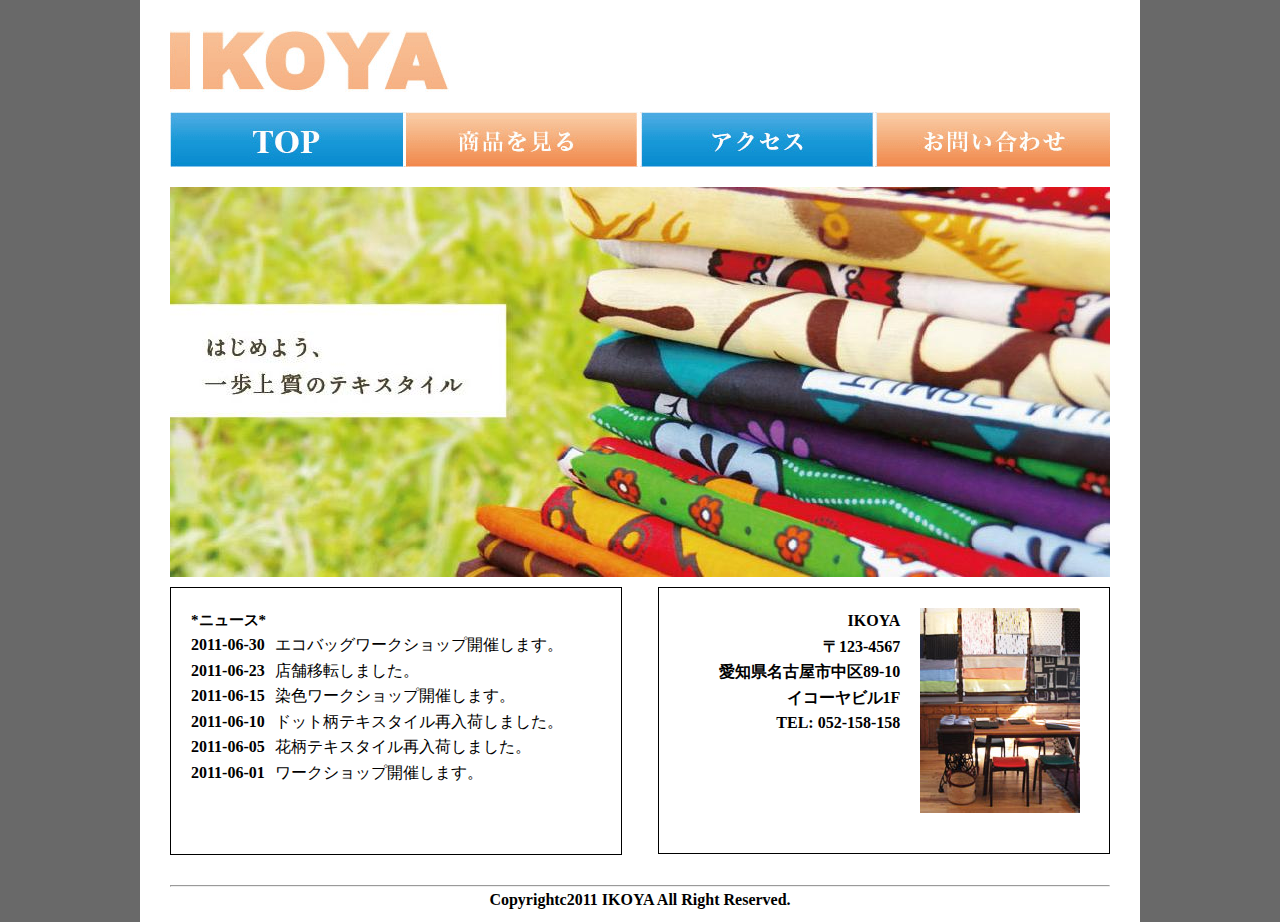
<file: ikoya/index.html>
﻿<!DOCTYPE html>
<html lang="ja">
  <head>
    <meta charset="utf-8" />
    <title>テキスタイルショップ　IKOYA</title>
    <link href="css/common.css" rel="stylesheet" type="text/css" />
  </head>
  <body>
    <div class="wrap">
      <h1><img src="img/logo.gif" alt="IKOA" /></h1>
      <ul class="clearfix">
        <li>
          <a href="index.html"><img src="img/menu_01.gif" alt="トップ" /></a>
        </li>
        <li>
          <a href="goods.html"><img src="img/menu_02.gif" alt="商品" /></a>
        </li>
        <li>
          <a href="map.html"><img src="img/menu_03.gif" alt="アクセス" /></a>
        </li>
        <li>
          <a href="#"><img src="img/menu_04.gif" alt="問い合わせ" /></a>
        </li>
      </ul>
      <h2><img src="img/top.jpg" alt="トップ" /></h2>
      <div class="content clearfix">
        <div class="con">
          <h3>*ニュース*</h3>
          <div class="con1 clearfix">
            <p class="hizuke">2011-06-30</p>
            <p class="nyus">エコバッグワークショップ開催します。</p>
          </div>
          <div class="con1 clearfix">
            <p class="hizuke">2011-06-23</p>
            <p class="nyus">店舗移転しました。</p>
          </div>
          <div class="con1 clearfix">
            <p class="hizuke">2011-06-15</p>
            <p class="nyus">染色ワークショップ開催します。</p>
          </div>
          <div class="con1 clearfix">
            <p class="hizuke">2011-06-10</p>
            <p class="nyus">ドット柄テキスタイル再入荷しました。</p>
          </div>
          <div class="con1 clearfix">
            <p class="hizuke">2011-06-05</p>
            <p class="nyus">花柄テキスタイル再入荷しました。</p>
          </div>
          <div class="con1 clearfix">
            <p class="hizuke">2011-06-01</p>
            <p class="nyus">ワークショップ開催します。</p>
          </div>
        </div>
        <div class="con2 clearfix">
          <p>
            IKOYA<br />
            〒123-4567<br />
            愛知県名古屋市中区89-10<br />
            イコーヤビル1F<br />
            TEL: 052-158-158<br />
          </p>
          <h3><img src="img/shop.jpg" alt="店内" /></h3>
        </div>
      </div>
      <footer>
        <hr />
        <p>Copyrightc2011 IKOYA All Right Reserved.</p>
      </footer>
    </div>
  </body>
</html>
</file>
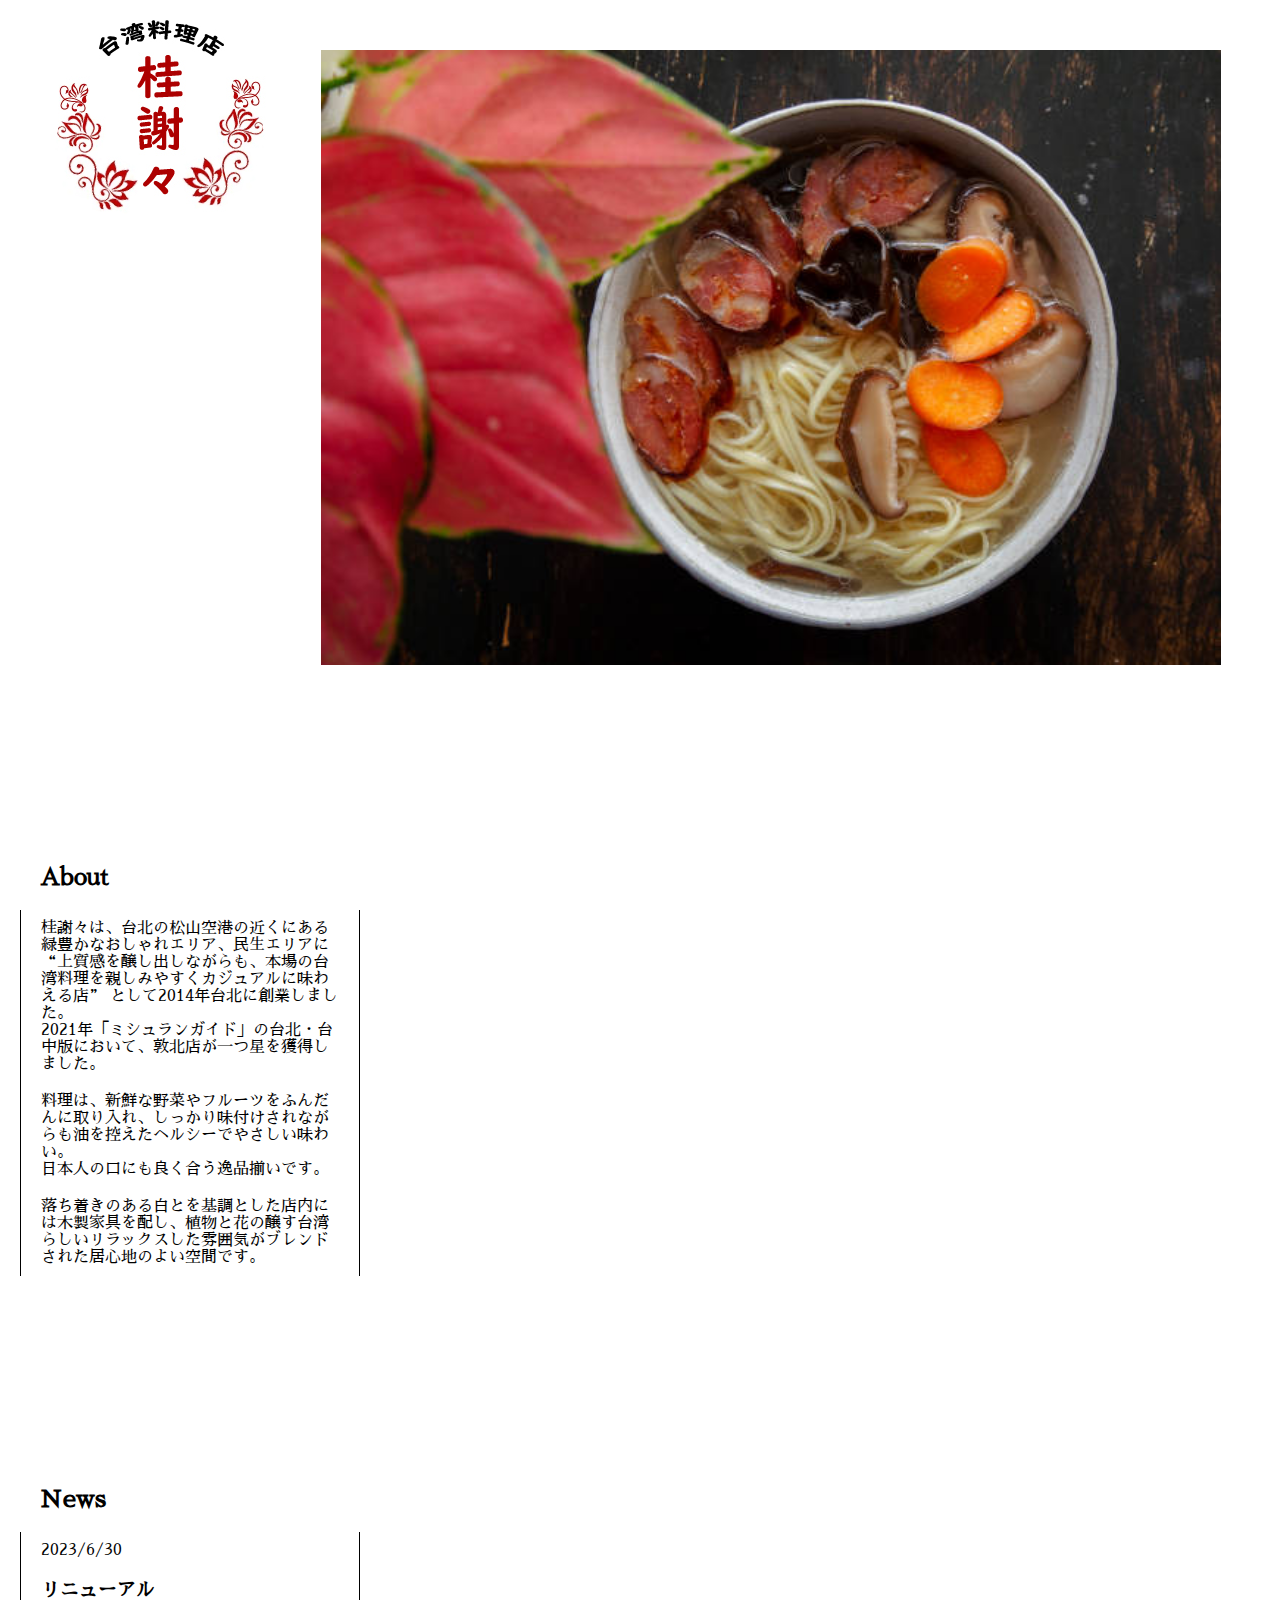
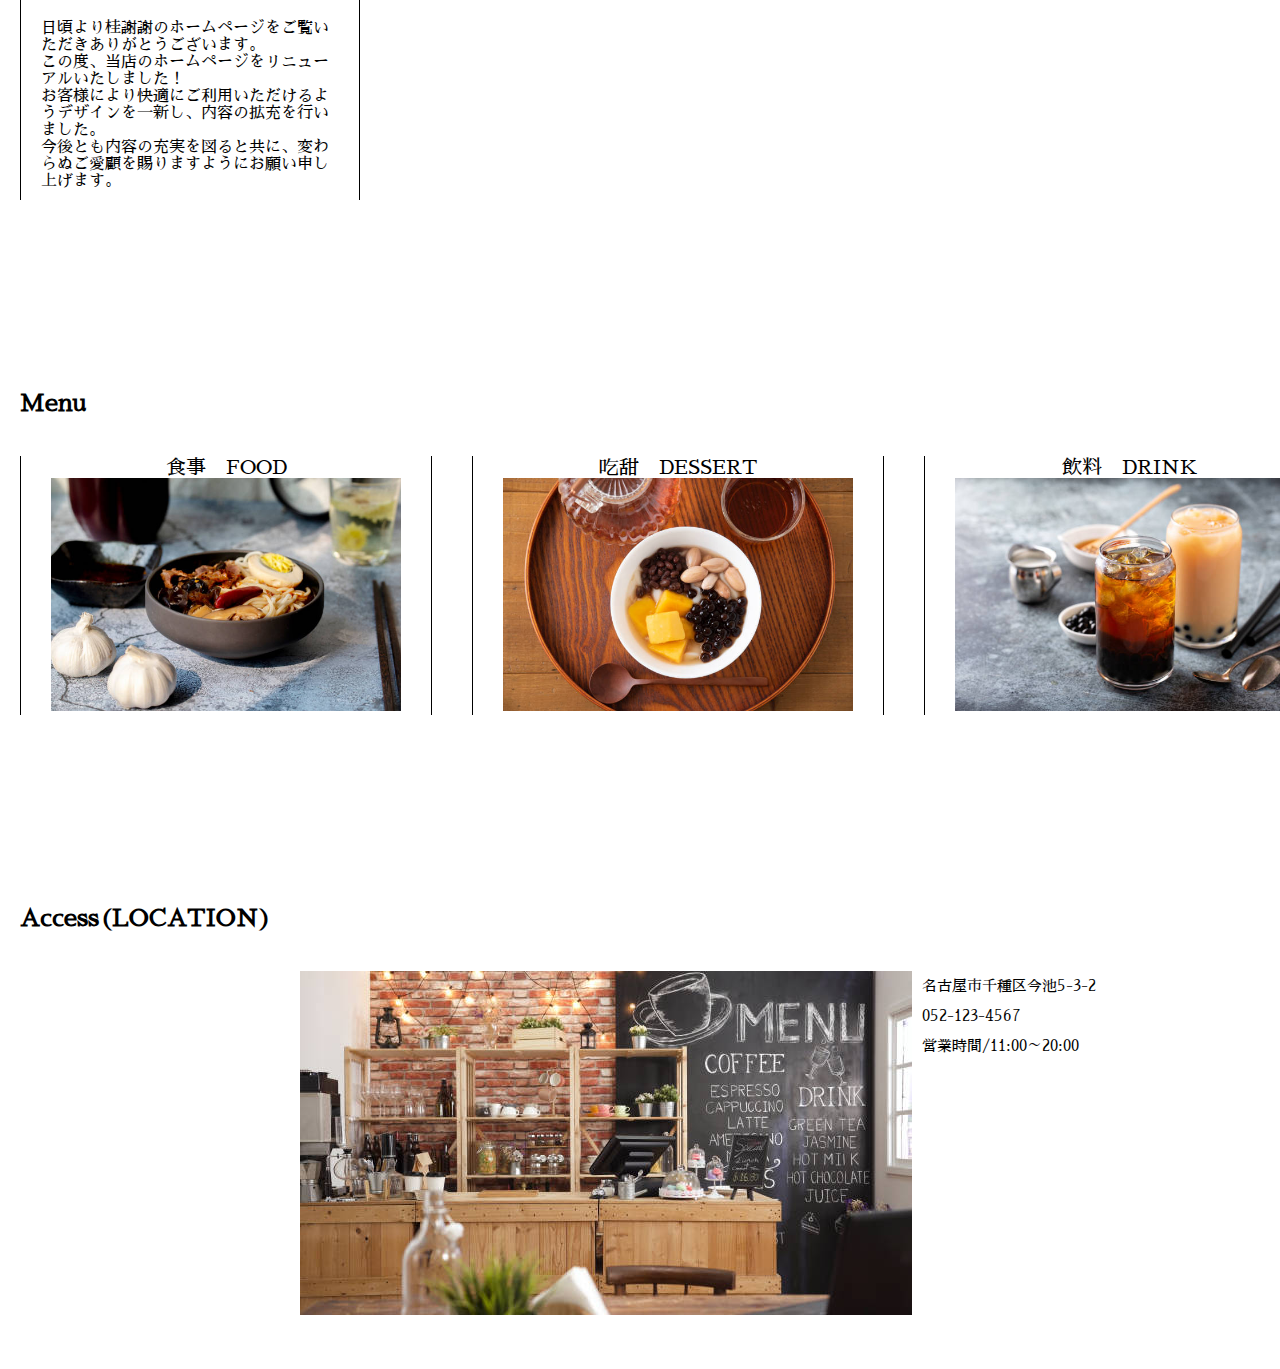
<file: taiwan_food/index.html>
﻿<!DOCTYPE html>
<html lang="ja">
  <head>
    <meta charset="utf-8" />
    <title>台湾料理&emsp;桂謝々</title>
    <link href="assets/css/common.css" rel="stylesheet" type="text/css" />
    <link href="assets/css/index.css" rel="stylesheet" type="text/css" />
  </head>
  <body>
    <div class="top_container">
      <div class="clearfix">
        <img src="assets/images/logo.jpg" class="logo" alt="ロゴ" />
        <h1>
          <img
            src="assets/images/top/top2.jpg"
            class="fit_img_width"
            alt="トップ"
          />
        </h1>
      </div>
      <div class="information">
        <h2>About</h2>
        <div class="vertical_separetor">
          <p>
            桂謝々は、台北の松山空港の近くにある緑豊かなおしゃれエリア、民生エリアに<br />
            “上質感を醸し出しながらも、本場の台湾料理を親しみやすくカジュアルに味わえる店”
            として2014年台北に創業しました。<br />
            2021年「ミシュランガイド」の台北・台中版において、敦北店が一つ星を獲得しました。<br />
          </p>
          <p>
            料理は、新鮮な野菜やフルーツをふんだんに取り入れ、しっかり味付けされながらも油を控えたヘルシーでやさしい味わい。<br />
            日本人の口にも良く合う逸品揃いです。<br />
          </p>
          <p>
            落ち着きのある白とを基調とした店内には木製家具を配し、植物と花の醸す台湾らしいリラックスした雰囲気がブレンドされた居心地のよい空間です。
          </p>
        </div>
      </div>
      <div class="information">
        <h2>News</h2>
        <div class="vertical_separetor">
          <p>2023/6/30</p>
          <h3>リニューアル</h3>
          <p>
            日頃より桂謝謝のホームページをご覧いただきありがとうございます。<br />
            この度、当店のホームページをリニューアルいたしました！<br />
            お客様により快適にご利用いただけるようデザインを一新し、内容の拡充を行いました。<br />
            今後とも内容の充実を図ると共に、変わらぬご愛顧を賜りますようにお願い申し上げます。<br />
          </p>
        </div>
      </div>
      <div class="clearfix">
        <h2>Menu</h2>
        <div class="food_box vertical_separetor">
          <p>食事&emsp;FOOD</p>
          <p>
            <a href="food.html">
              <img
                src="assets/images/top/top3.jpg"
                class="fit_img_width"
                alt="料理"
              />
            </a>
          </p>
        </div>
        <div class="food_box vertical_separetor">
          <p>吃甜&emsp;DESSERT</p>
          <p>
            <a href="dessert.html">
              <img
                src="assets/images/dessert/toufa.jpg"
                class="fit_img_width"
                alt="デザート"
              />
            </a>
          </p>
        </div>
        <div class="food_box vertical_separetor">
          <p>飲料&emsp;DRINK</p>
          <p>
            <a href="drink.html">
              <img
                src="assets/images/drink/drink.jpg"
                class="fit_img_width"
                alt="ドリンク"
              />
            </a>
          </p>
        </div>
      </div>
      <h2>Access(LOCATION)</h2>
      <div class="access clearfix">
        <p>
          <img
            src="assets/images/shop/shop.jpg"
            class="fit_img_width"
            alt="ショップ"
          />
        </p>
        <p class="address">
          名古屋市千種区今池5-3-2<br />
          052-123-4567<br />
          営業時間/11:00～20:00
        </p>
      </div>
    </div>
  </body>
</html>
</file>
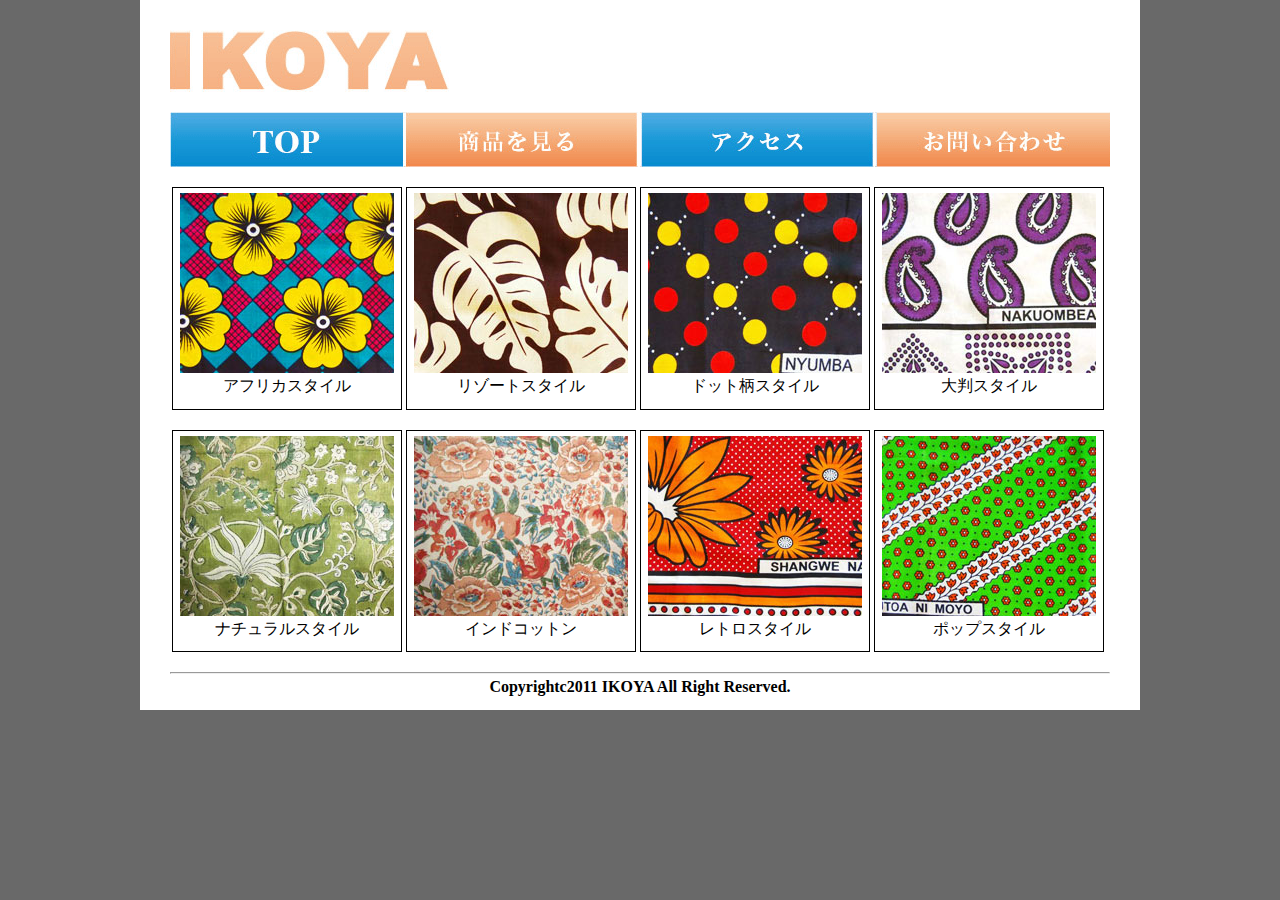
<file: ikoya/goods.html>
﻿<!DOCTYPE html>
<html lang="ja">
  <head>
    <meta charset="utf-8" />
    <title>テキスタイルショップ　IKOYA | GOODS</title>
    <link href="css/common.css" rel="stylesheet" type="text/css" />
  </head>
  <body>
    <div class="wrap">
      <h1><img src="img/logo.gif" alt="IKOA" /></h1>
      <ul class="clearfix">
        <li>
          <a href="index.html"><img src="img/menu_01.gif" alt="トップ" /></a>
        </li>
        <li>
          <a href="goods.html"><img src="img/menu_02.gif" alt="商品" /></a>
        </li>
        <li>
          <a href="map.html"><img src="img/menu_03.gif" alt="アクセス" /></a>
        </li>
        <li>
          <a href="#"><img src="img/menu_04.gif" alt="問い合わせ" /></a>
        </li>
      </ul>
      <div class="content2 clearfix">
        <div class="gara">
          <p><img src="img/te01.jpg" alt="アフリカスタイル" /></p>
          <p>アフリカスタイル</p>
        </div>
        <div class="gara">
          <p><img src="img/te02.jpg" alt="リゾートスタイル" /></p>
          <p>リゾートスタイル</p>
        </div>
        <div class="gara">
          <p><img src="img/te03.jpg" alt="ドット柄スタイル" /></p>
          <p>ドット柄スタイル</p>
        </div>
        <div class="gara">
          <p><img src="img/te04.jpg" alt="大判スタイル" /></p>
          <p>大判スタイル</p>
        </div>
      </div>
      <div class="content2 clearfix">
        <div class="gara">
          <p><img src="img/te05.jpg" alt="ナチュラルスタイル" /></p>
          <p>ナチュラルスタイル</p>
        </div>
        <div class="gara">
          <p><img src="img/te06.jpg" alt="インドコットン" /></p>
          <p>インドコットン</p>
        </div>
        <div class="gara">
          <p><img src="img/te07.jpg" alt="レトロスタイル" /></p>
          <p>レトロスタイル</p>
        </div>
        <div class="gara">
          <p><img src="img/te08.jpg" alt="ポップスタイル" /></p>
          <p>ポップスタイル</p>
        </div>
      </div>
      <footer>
        <hr />
        <p>Copyrightc2011 IKOYA All Right Reserved.</p>
      </footer>
    </div>
  </body>
</html>
</file>
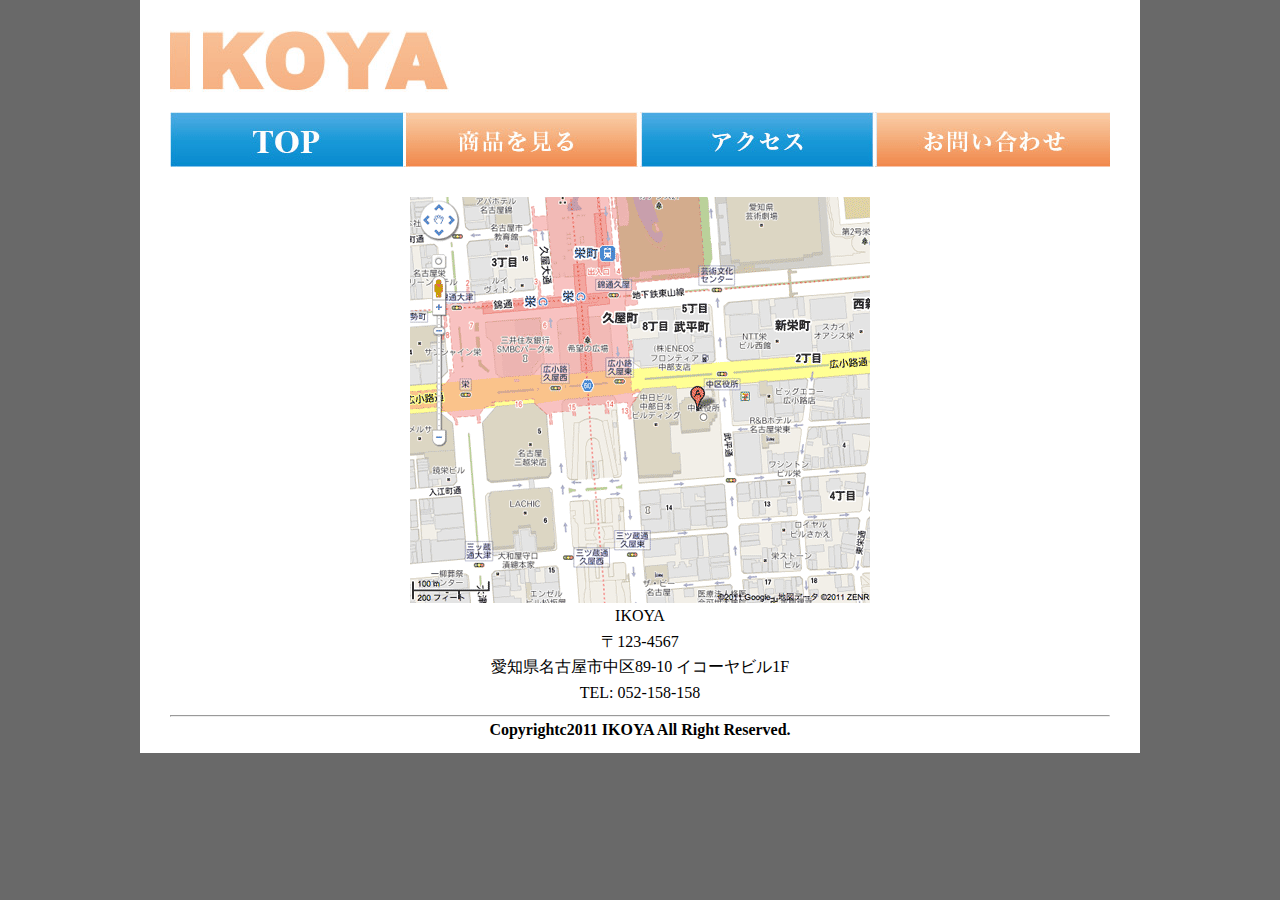
<file: ikoya/map.html>
﻿<!DOCTYPE html>
<html lang="ja">
  <head>
    <meta charset="utf-8" />
    <title>テキスタイルショップ　IKOYA | MAP</title>
    <link href="css/common.css" rel="stylesheet" type="text/css" />
  </head>
  <body>
    <div class="wrap">
      <h1><img src="img/logo.gif" alt="IKOA" /></h1>

      <ul class="clearfix">
        <li>
          <a href="index.html"><img src="img/menu_01.gif" alt="トップ" /></a>
        </li>
        <li>
          <a href="goods.html"><img src="img/menu_02.gif" alt="商品" /></a>
        </li>
        <li>
          <a href="map.html"><img src="img/menu_03.gif" alt="アクセス" /></a>
        </li>
        <li>
          <a href="#"><img src="img/menu_04.gif" alt="問い合わせ" /></a>
        </li>
      </ul>
      <div class="map">
        <p><img src="img/map.gif" alt="map" /></p>
        <p>
          IKOYA<br />
          〒123-4567<br />
          愛知県名古屋市中区89-10 イコーヤビル1F<br />
          TEL: 052-158-158<br />
        </p>
      </div>
      <footer>
        <hr />
        <p>Copyrightc2011 IKOYA All Right Reserved.</p>
      </footer>
    </div>
  </body>
</html>
</file>
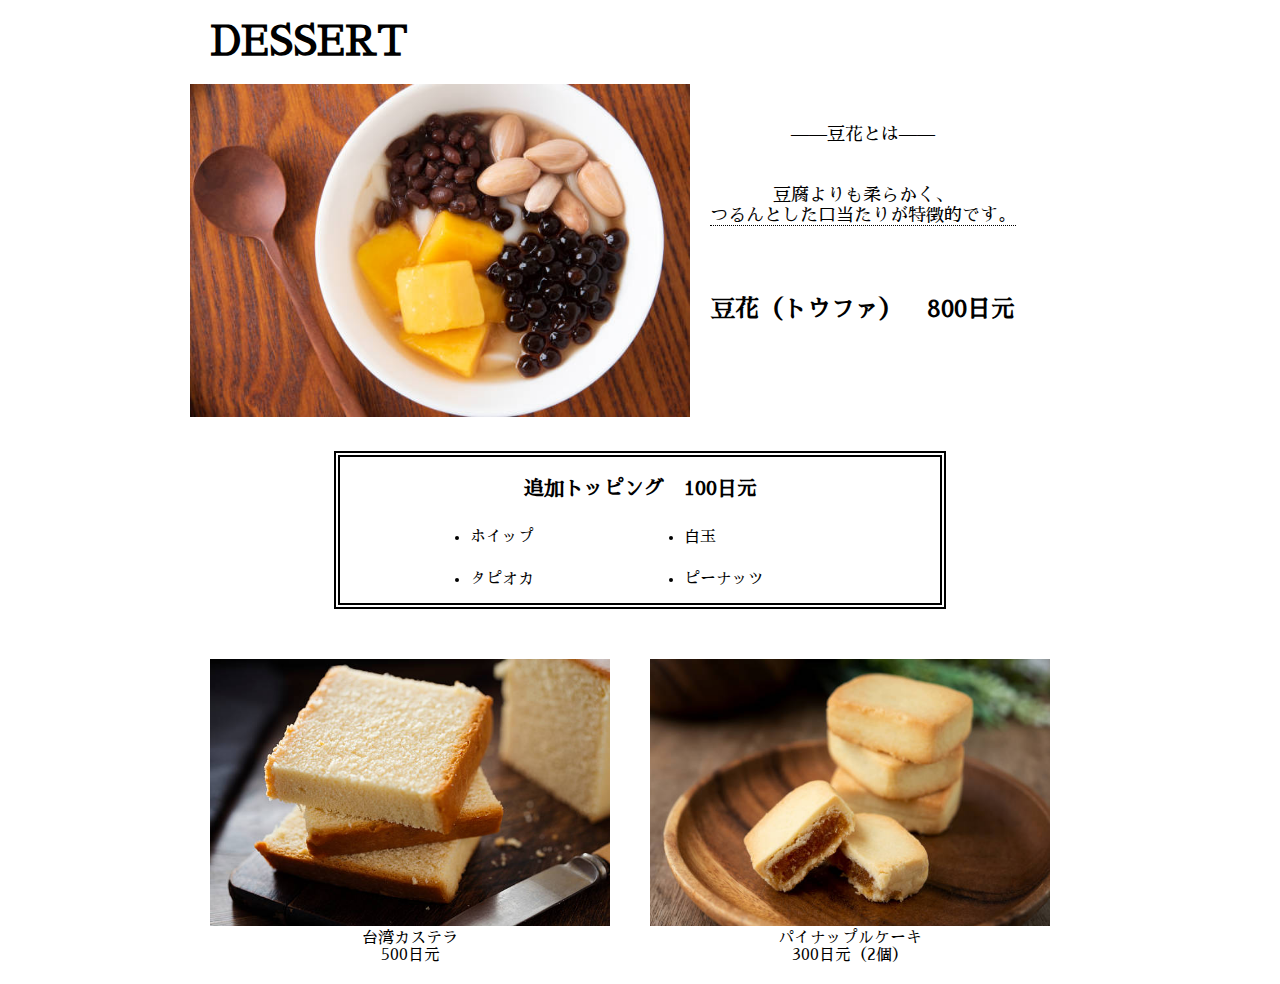
<file: taiwan_food/dessert.html>
﻿<!DOCTYPE html>
<html lang="ja">
  <head>
    <meta charset="utf-8" />
    <title>台湾料理&emsp;桂謝々&emsp;dessert</title>
    <link href="assets/css/common.css" rel="stylesheet" type="text/css" />
    <link href="assets/css/dessert.css" rel="stylesheet" type="text/css" />
  </head>
  <body>
    <div class="top_container">
      <h1>DESSERT</h1>
      <div class="recommend_dessert_box clearfix">
        <ol>
          <img
            src="assets/images/dessert/toufa2.jpg"
            class="fit_img_width"
            alt="豆花"
          />
        </ol>
        <div class="dessert_desc">
          <p>——豆花とは——</p>
          <p class="dessert_desc_text dotted_underline">
            豆腐よりも柔らかく、<br />
            つるんとした口当たりが特徴的です。
          </p>
          <h2>豆花（トウファ）&emsp;800日元</h2>
        </div>
      </div>
      <div class="topping_menu double_border_box">
        <h3>追加トッピング&emsp;100日元</h3>
        <div class="clearfix">
          <ul>
            <li>ホイップ</li>
            <li>タピオカ</li>
          </ul>
          <ul>
            <li>白玉</li>
            <li>ピーナッツ</li>
          </ul>
        </div>
      </div>
      <div class="box2 clearfix">
        <div class="food_box" style="--food_box_width: 400px">
          <ol>
            <img
              src="assets/images/dessert/kasutera.jpg"
              class="fit_img_width"
              alt="カステラ"
            />
          </ol>
          <p>台湾カステラ</p>
          <p>500日元</p>
        </div>
        <div class="food_box" style="--food_box_width: 400px">
          <ol>
            <img
              src="assets/images/dessert/paincake.jpg"
              class="fit_img_width"
              alt="パイナップルケーキ"
            />
          </ol>
          <p>パイナップルケーキ</p>
          <p>300日元（2個）</p>
        </div>
      </div>
    </div>
  </body>
</html>
</file>
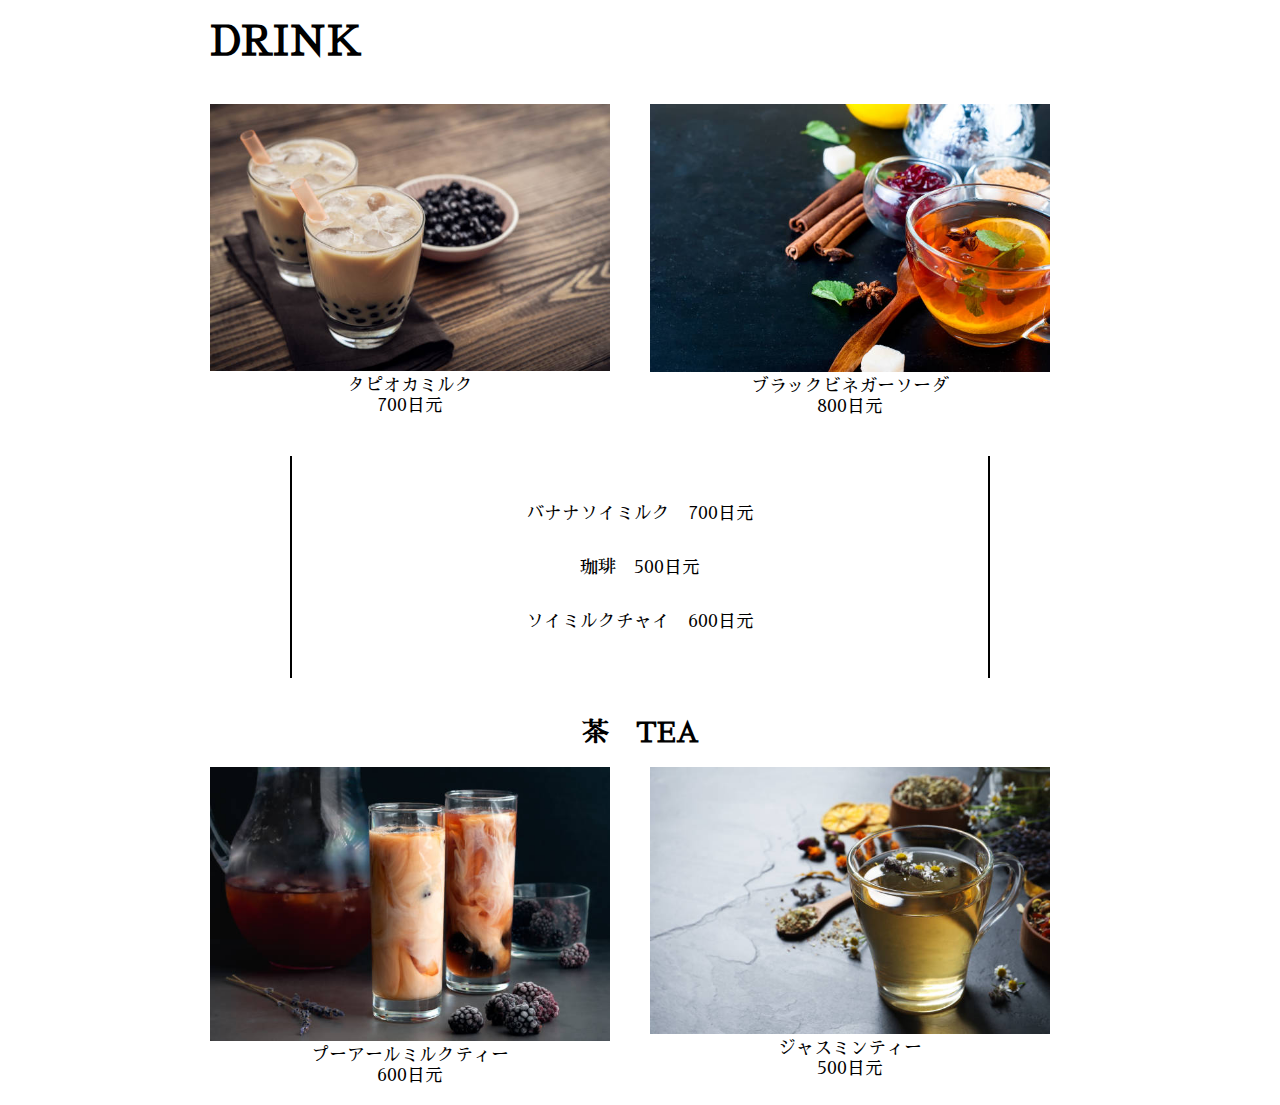
<file: taiwan_food/drink.html>
﻿<!DOCTYPE html>
<html lang="ja">
  <head>
    <meta charset="utf-8" />
    <title>台湾料理&emsp;桂謝々 drink</title>
    <link href="assets/css/common.css" rel="stylesheet" type="text/css" />
    <link href="assets/css/drink.css" rel="stylesheet" type="text/css" />
  </head>
  <body>
    <div class="top_container">
      <h1>DRINK</h1>
      <div class="clearfix">
        <div class="food_box">
          <ol>
            <img
              src="assets/images/drink/tapioka.jpg"
              class="fit_img_width"
              alt="タピオカミルク"
            />
          </ol>
          <p>タピオカミルク</p>
          <p>700日元</p>
        </div>
        <div class="food_box">
          <ol>
            <img
              src="assets/images/drink/blacksoda.jpg"
              class="fit_img_width"
              alt="ブラックビネガーソーダ"
            />
          </ol>
          <p>ブラックビネガーソーダ</p>
          <p>800日元</p>
        </div>
      </div>
      <div
        class="drink_menu_box vertical_separetor"
        style="--vseparetor_width: 2px"
      >
        <p>バナナソイミルク&emsp;700日元</p>
        <p>珈琲&emsp;500日元</p>
        <p>ソイミルクチャイ&emsp;600日元</p>
      </div>
      <h2 class="drink_category">茶&emsp;TEA</h2>
      <div class="food_box">
        <ol>
          <img
            src="assets/images/drink/milktea.jpg"
            class="fit_img_width"
            alt="プーアールミルクティー"
          />
        </ol>
        <p>プーアールミルクティー</p>
        <p>600日元</p>
      </div>
      <div class="food_box">
        <ol>
          <img
            src="assets/images/drink/jasminetea.jpg"
            class="fit_img_width"
            alt="ジャスミンティー"
          />
        </ol>
        <p>ジャスミンティー</p>
        <p>500日元</p>
      </div>
    </div>
  </body>
</html>
</file>
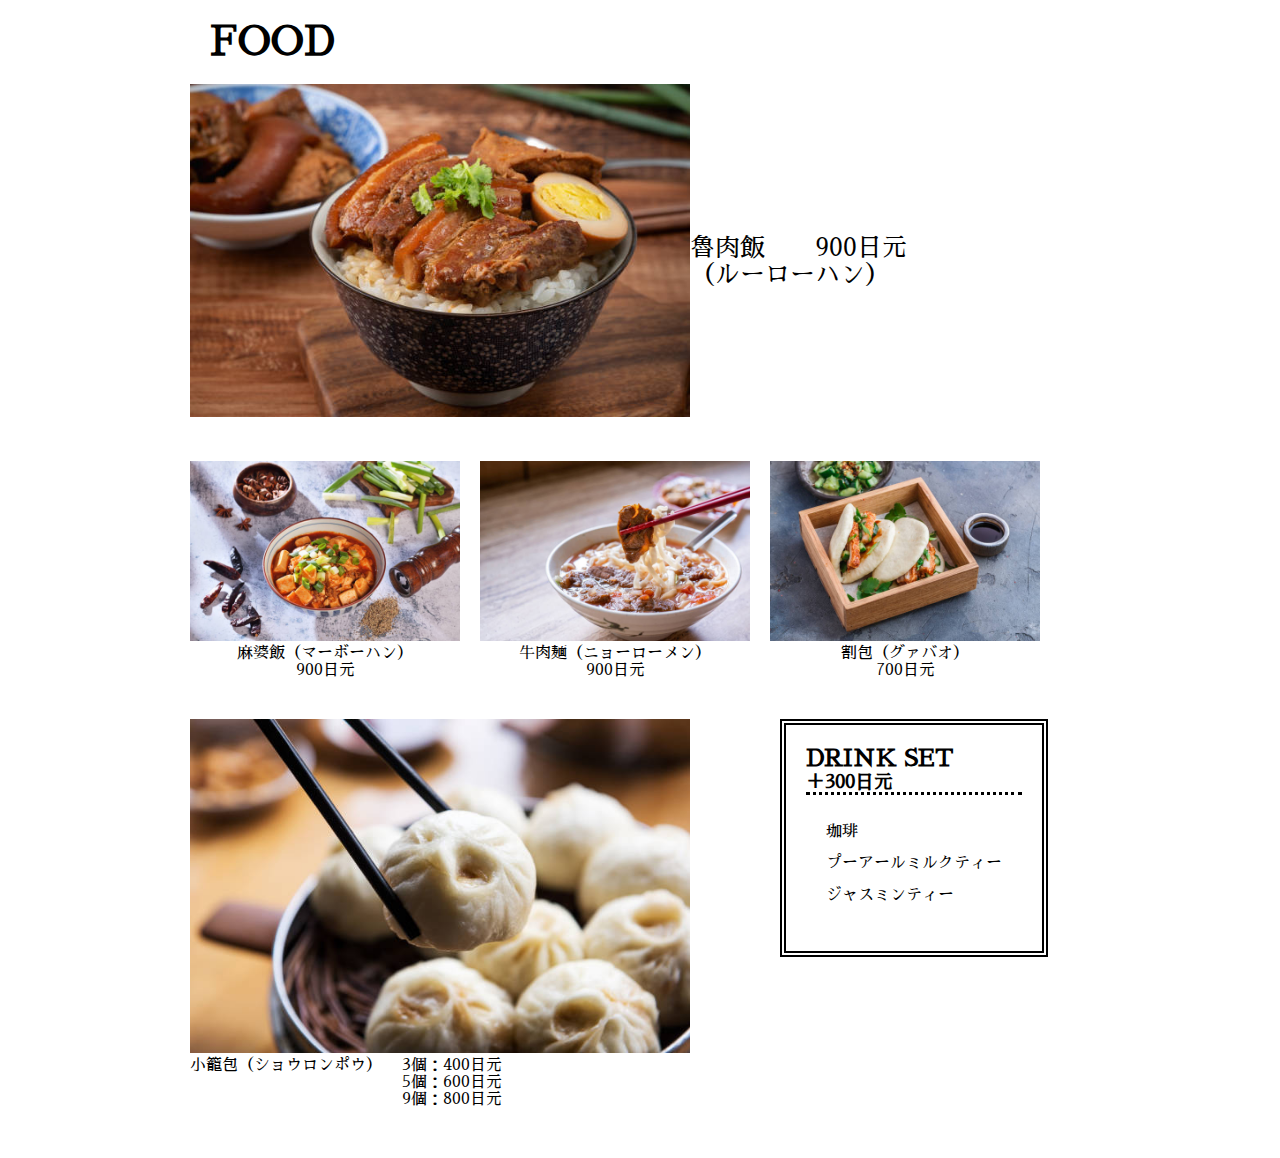
<file: taiwan_food/food.html>
﻿<!DOCTYPE html>
<html lang="ja">
  <head>
    <meta charset="utf-8" />
    <title>台湾料理&emsp;桂謝々 food</title>
    <link href="assets/css/common.css" rel="stylesheet" type="text/css" />
    <link href="assets/css/food.css" rel="stylesheet" type="text/css" />
  </head>
  <body>
    <div class="top_container">
      <h1>FOOD</h1>
      <div class="recommend_food clearfix">
        <ol>
          <img
            src="assets/images/food/rurohan.jpg"
            class="fit_img_width"
            alt="魯肉飯（ルーローハン）"
          />
        </ol>
        <div class="recommend_food_desc">
          <p>魯肉飯&emsp;&emsp;900日元</p>
          <p>（ルーローハン）</p>
        </div>
      </div>
      <div class="middle_menu clearfix">
        <div class="food_box">
          <ol>
            <img
              src="assets/images/food/mabohan.jpg"
              class="fit_img_width"
              alt="麻婆飯（マーボーハン）"
            />
          </ol>
          <p>麻婆飯（マーボーハン）</p>
          <p>900日元</p>
        </div>
        <div class="food_box">
          <ol>
            <img
              src="assets/images/food/nyouroumen.jpg"
              class="fit_img_width"
              alt="牛肉麺（ニョーローメン）"
            />
          </ol>
          <p>牛肉麺（ニョーローメン）</p>
          <p>900日元</p>
        </div>
        <div class="food_box">
          <ol>
            <img
              src="assets/images/food/guabao.jpg"
              class="fit_img_width"
              alt="割包（グァバオ）"
            />
          </ol>
          <p>割包（グァバオ）</p>
          <p>700日元</p>
          <p></p>
        </div>
      </div>
      <div class="bottom_menu clearfix">
        <ol>
          <img
            src="assets/images/food/shouronpou.jpg"
            class="fit_img_width"
            alt="小籠包（ショウロンポウ）"
          />
        </ol>
        <div class="bottom_menu_desc">
          <p>小籠包（ショウロンポウ）</p>
          <ul>
            <li>3個：400日元</li>
            <li>5個：600日元</li>
            <li>9個：800日元</li>
          </ul>
        </div>
      </div>
      <div class="setmenu_box double_border_box">
        <h2>DRINK SET</h2>
        <h3 class="dotted_underline" style="--dotted_underline_size: 3px">
          ＋300日元
        </h3>
        <ul>
          <li>珈琲</li>
          <li>プーアールミルクティー</li>
          <li>ジャスミンティー</li>
        </ul>
      </div>
    </div>
  </body>
</html>
</file>
<file: ikoya/css/common.css>
﻿* {
  padding: 0;
  margin: 0;
}

body {
  background-color: #696969;
}

.wrap {
  width: 940px;
  margin: auto;
  background-color: #fff;
  padding: 30px 30px 10px 30px;
  line-height: 1.6;
}

ul {
  list-style-type: none;
  margin-top: 20px;
  margin-bottom: 20px;
}

li {
  float: left;
}

.clearfix:after {
  content: "";
  display: block;
  clear: both;
}

img {
  vertical-align: bottom;
}

.content {
  margin-bottom: 30px;
}

.con {
  width: 410px;
  border: solid 1px #000;
  float: left;
  margin-top: 10px;
  padding: 20px 20px 68px 20px;
}

.con2 {
  width: 390px;
  border: solid 1px #000;
  float: right;
  padding: 20px 0px 40px 60px;
  margin-top: 10px;
}

h3 {
  font-size: 15px;
}

.hizuke {
  float: left;
  font-size: 16px;
  font-weight: bold;
}

.nyus {
  float: left;
  margin-left: 10px;
  font-size: 16px;
}

.con2 p {
  float: left;
  font-weight: bold;
  text-align: right;
  padding-right: 20px;
}

.con2 h3 {
  float: left;
}

footer {
  text-align: center;
  font-weight: bold;
}

.gara {
  border: solid 1px #000;
  float: left;
  padding: 5px 7px 10px 7px;
  margin: 0 2px 20px 2px;
}

.gara p {
  text-align: center;
}

.map {
  text-align: center;
  padding: 10px;
}
</file>
<file: taiwan_food/assets/css/common.css>
﻿@charset "utf-8";
@import url("https://fonts.googleapis.com/css?family=Sawarabi+Mincho");

:root {
  --vseparetor_width: 1px;
  --dotted_underline_size: 1px;
  --food_box_width: 400px;
}

* {
  padding: 0;
  margin: 0;
}

body {
  font-family: "Sawarabi Mincho";
}

h1 {
  padding: 20px;
  font-size: 40px;
}

.clearfix:after {
  content: "";
  display: block;
  clear: both;
}

.top_container {
  width: 900px;
  margin: auto;
}

.vertical_separetor {
  border-left: solid var(--vseparetor_width) #000;
  border-right: solid var(--vseparetor_width) #000;
}

.dotted_underline {
  border-bottom: dotted var(--dotted_underline_size) #000;
}

.double_border_box {
  border: double 6px #000;
}

.fit_img_width {
  width: 100%;
}

.food_box {
  width: var(--food_box_width);
  float: left;
  padding: 20px;
  text-align: center;
}
</file>
<file: taiwan_food/assets/css/index.css>
﻿h1 {
  margin-top: 50px;
  float: left;
  width: 900px;
  padding: 0px;
}

h2 {
  margin-top: 150px;
  padding: 20px;
}

.top_container {
  width: 1400px;
}

.logo {
  float: left;
  padding: 20px 50px;
}

.information {
  width: 340px;
  padding: 20px;
}

.information p,
.information h3 {
  padding: 10px 20px;
}

.food_box {
  width: 350px;
  padding: 0 30px;
  margin: 20px;
  font-size: 20px;
}

.access {
  width: 800px;
  margin: auto;
  margin-bottom: 50px;
}

.access p {
  padding-top: 20px;
  float: left;
}

.address {
  font-size: 15px;
  line-height: 2;
  margin-left: 10px;
}
</file>
<file: taiwan_food/assets/css/dessert.css>
﻿.recommend_dessert_box ol {
  float: left;
  width: 500px;
}

.dessert_desc {
  float: left;
  text-align: center;
  padding-left: 20px;
}

.dessert_desc p {
  padding-top: 40px;
  font-size: 18px;
}

.dessert_desc h2 {
  margin-top: 50px;
}

.dessert_desc_text {
  margin-bottom: 70px;
}

.topping_menu {
  width: 600px;
  margin: auto;
  margin-top: 30px;
  margin-bottom: 30px;
}

.topping_menu h3 {
  text-align: center;
  font-size: 20px;
  padding: 20px;
}

.topping_menu ul {
  float: left;
  margin-left: 30px;
  padding-left: 100px;
}

.topping_menu li {
  padding: 10px 20px 15px 0px;
}
</file>
<file: taiwan_food/assets/css/drink.css>
﻿.top_container {
  font-size: 18px;
}

.drink_menu_box {
  margin-left: 100px;
  margin-right: 100px;
  text-align: center;
  line-height: 3;
  padding-top: 30px;
  padding-bottom: 30px;
  margin-top: 20px;
}

.drink_category {
  text-align: center;
  margin-top: 40px;
}
</file>
<file: taiwan_food/assets/css/food.css>
﻿.recommend_food ol {
  float: left;
  width: 500px;
}

.recommend_food_desc {
  float: left;
  font-size: 25px;
  padding-top: 150px;
}

.food_box {
  width: 270px;
  margin-right: 20px;
  margin-top: 40px;
  margin-bottom: 40px;
  padding: 0;
}

.bottom_menu {
  width: 500px;
  float: left;
  padding-bottom: 50px;
}

.bottom_menu p {
  float: left;
}

.bottom_menu ul {
  float: left;
  padding-left: 20px;
}

.bottom_menu_desc {
  text-align: center;
}

.bottom_menu_desc ul {
  list-style-type: none;
}

.setmenu_box {
  float: left;
  margin-left: 90px;
  padding: 20px;
}

.setmenu_box ul {
  list-style-type: none;
  padding: 20px;
  line-height: 2;
}
</file>
